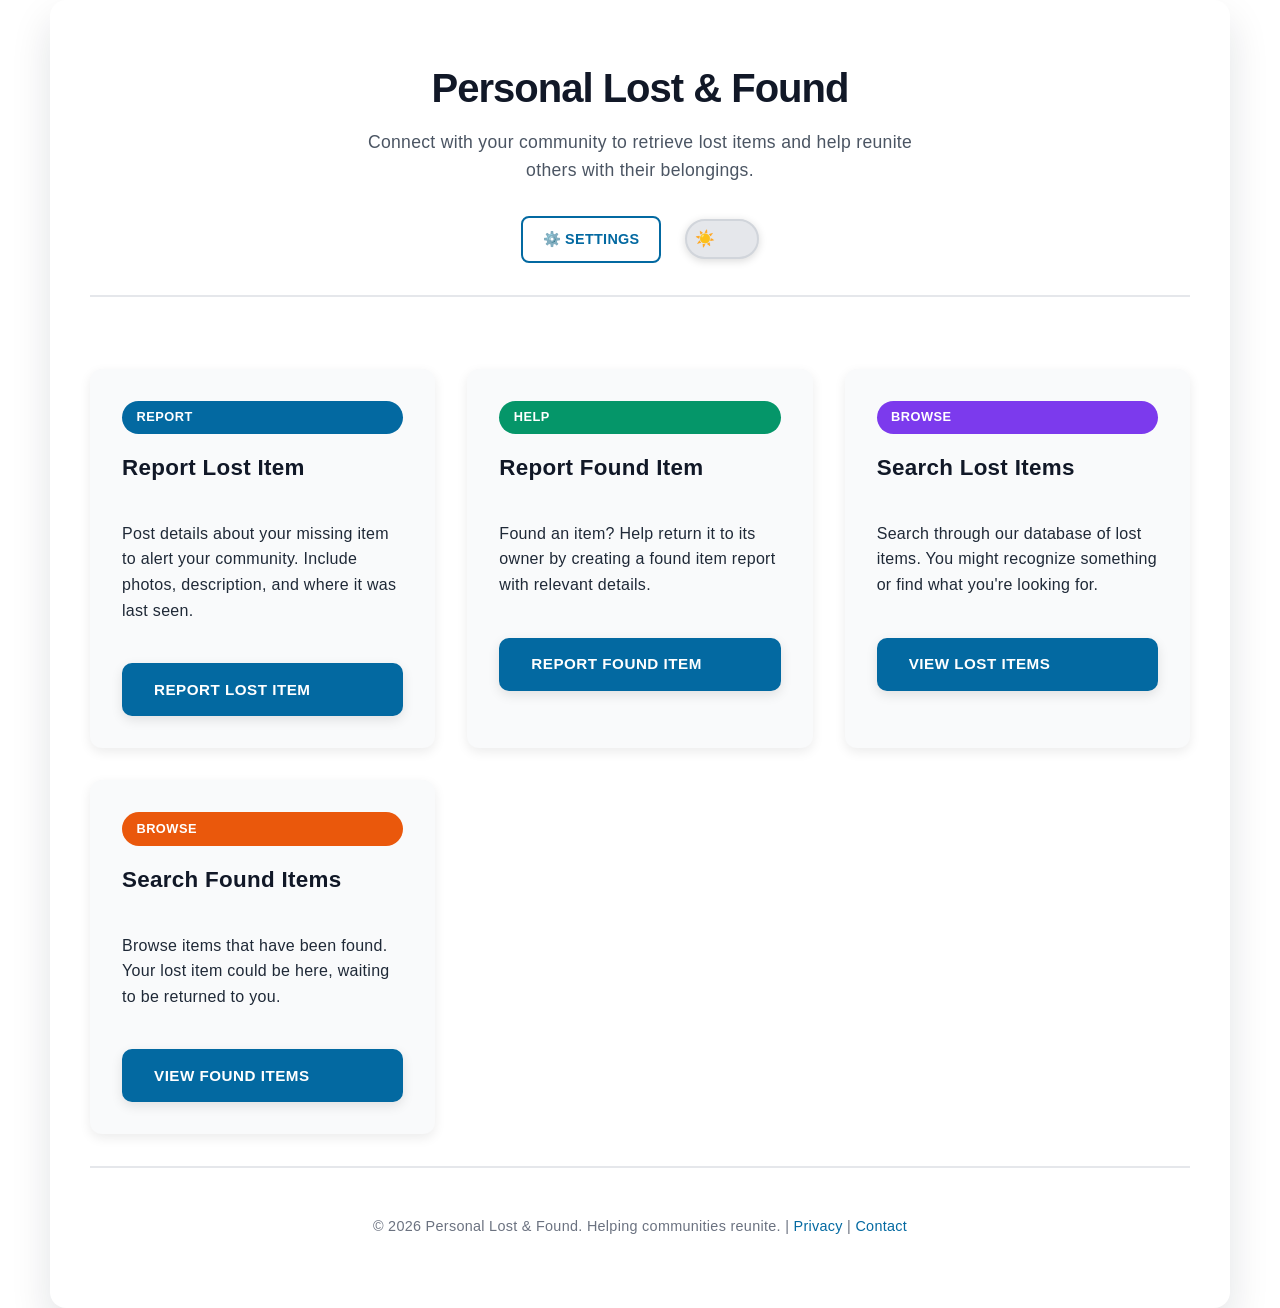
<file: index.html>
<!DOCTYPE html>
<html lang="en">
<head>
  <meta charset="UTF-8" />
  <meta name="viewport" content="width=device-width, initial-scale=1.0" />
  <title>My Personal Lost and Found (Demo)</title>
  <link rel="stylesheet" href="styles.css" />
</head>
<body>
  <div class="container">
    <header>
      <h1>Personal Lost & Found</h1>
      <p class="tagline">Connect with your community to retrieve lost items and help reunite others with their belongings.</p>
      <div class="header-controls">
        <a href="settings.html" class="btn-secondary">⚙️ Settings</a>
        <div class="theme-toggle-wrapper">
          <input type="checkbox" id="theme-toggle" class="theme-toggle-input" />
          <label for="theme-toggle" class="theme-toggle-label"></label>
        </div>
      </div>
    </header>

    <section>
      <div class="grid">
        <article class="card">
          <span class="badge badge-primary">Report</span>
          <h2>Report Lost Item</h2>
          <p>Post details about your missing item to alert your community. Include photos, description, and where it was last seen.</p>
          <a href="report-lost.html" class="btn-primary">Report Lost Item</a>
        </article>

        <article class="card">
          <span class="badge badge-success">Help</span>
          <h2>Report Found Item</h2>
          <p>Found an item? Help return it to its owner by creating a found item report with relevant details.</p>
          <a href="report-found.html" class="btn-primary">Report Found Item</a>
        </article>

        <article class="card">
          <span class="badge badge-info">Browse</span>
          <h2>Search Lost Items</h2>
          <p>Search through our database of lost items. You might recognize something or find what you're looking for.</p>
          <a href="view-lost.html" class="btn-primary">View Lost Items</a>
        </article>

        <article class="card">
          <span class="badge badge-secondary">Browse</span>
          <h2>Search Found Items</h2>
          <p>Browse items that have been found. Your lost item could be here, waiting to be returned to you.</p>
          <a href="view-found.html" class="btn-primary">View Found Items</a>
        </article>
      </div>
    </section>

    <footer>
      <p>&copy; 2026 Personal Lost & Found. Helping communities reunite. | <a href="#" class="footer-link">Privacy</a> | <a href="#" class="footer-link">Contact</a></p>
    </footer>
  </div>

  <script>
    // Store user IP in cookie
    function storeUserIP() {
      fetch('https://api.ipify.org?format=json')
        .then(response => response.json())
        .then(data => {
          const ip = data.ip;
          const date = new Date();
          date.setTime(date.getTime() + 30 * 24 * 60 * 60 * 1000); // 30 days
          document.cookie = `user_ip=${ip}; expires=${date.toUTCString()}; path=/`;
        })
        .catch(err => console.log('Could not fetch IP'));
    }
    
    // Load saved theme
    const savedTheme = localStorage.getItem('theme');
    if (savedTheme === 'dark') {
      document.body.classList.add('dark-mode');
      document.getElementById('theme-toggle').checked = true;
    }
    
    // Theme toggle
    const themeToggle = document.getElementById('theme-toggle');
    if (themeToggle) {
      themeToggle.addEventListener('change', () => {
        document.body.classList.toggle('dark-mode');
        localStorage.setItem('theme', document.body.classList.contains('dark-mode') ? 'dark' : 'light');
      });
    }
    
    // Store IP on load
    storeUserIP();
  </script>
</body>
</html>
</file>
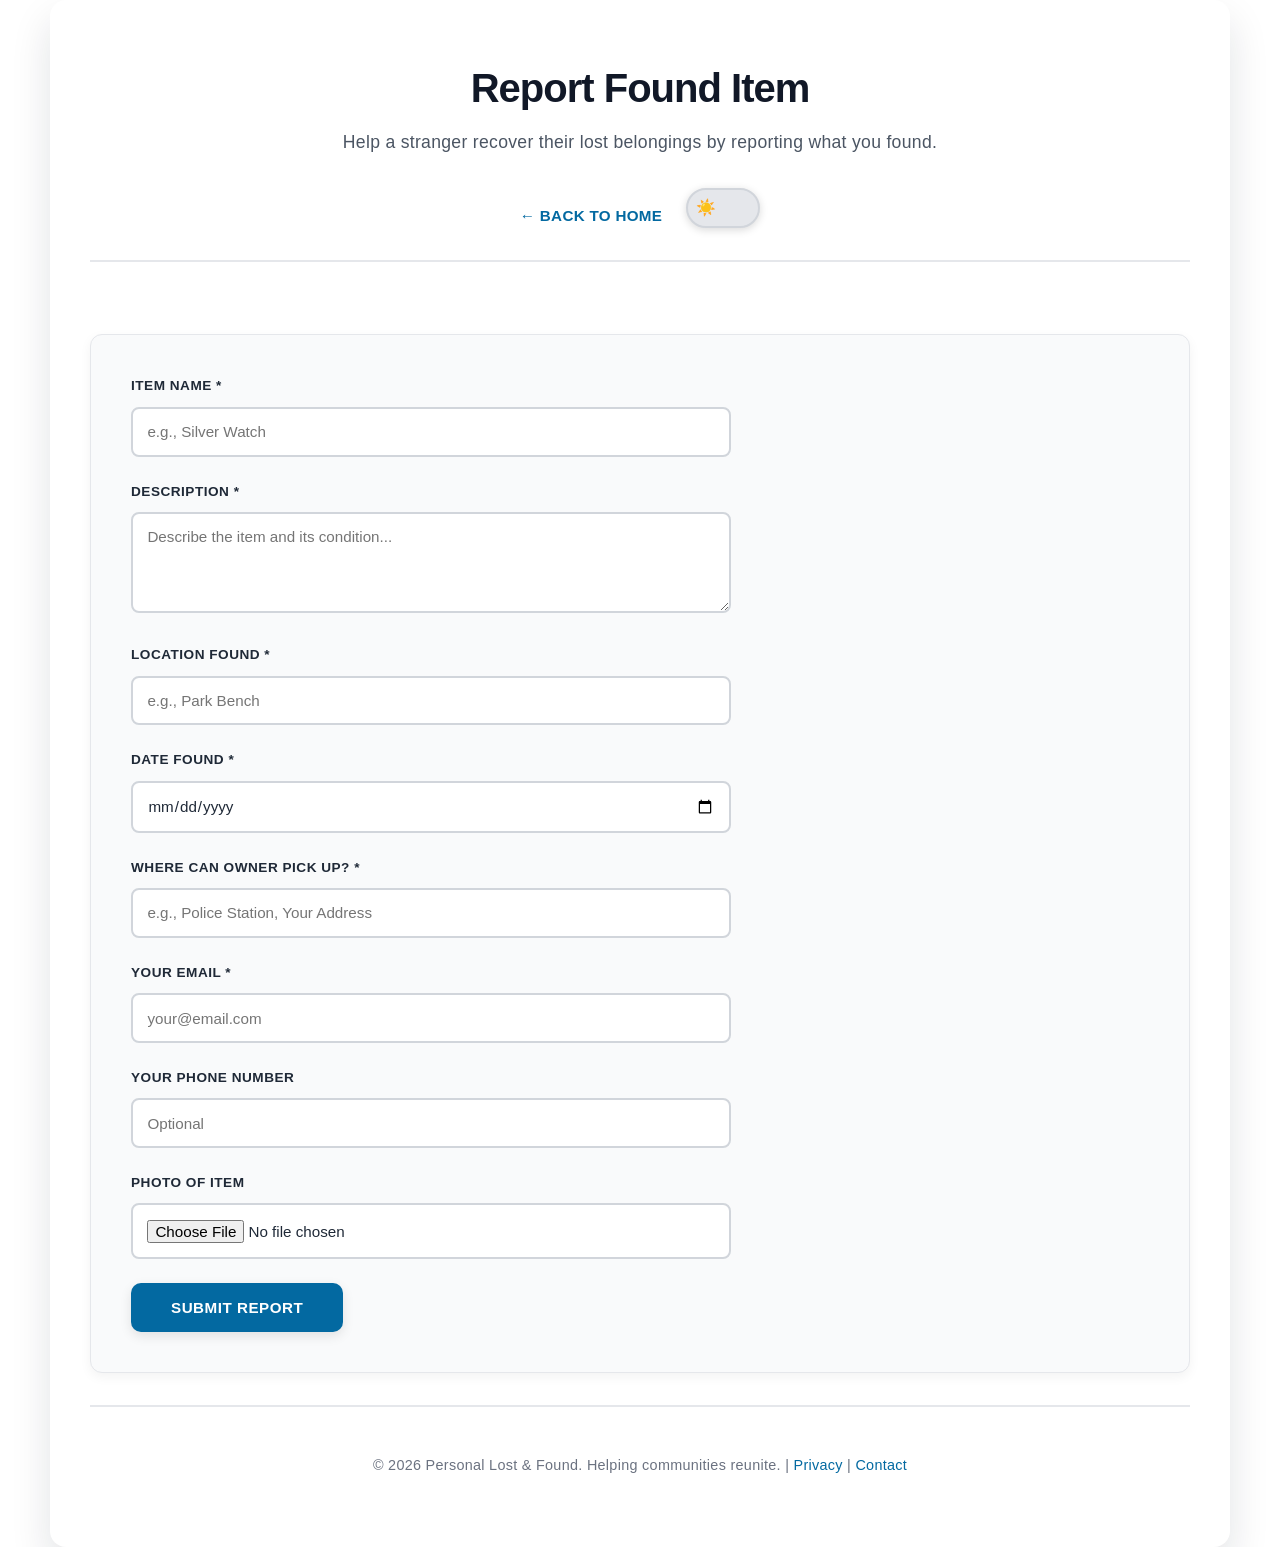
<file: report-found.html>
<!DOCTYPE html>
<html lang="en">
<head>
  <meta charset="UTF-8" />
  <meta name="viewport" content="width=device-width, initial-scale=1.0" />
  <title>Report an Item Found - Personal Lost and Found</title>
  <link rel="stylesheet" href="styles.css" />
</head>
<body>
  <div class="container">
    <header>
      <h1>Report Found Item</h1>
      <p class="tagline">Help a stranger recover their lost belongings by reporting what you found.</p>
      <div class="header-controls">
        <a href="index.html" class="back-link">← Back to Home</a>
        <div class="theme-toggle-wrapper">
          <input type="checkbox" id="theme-toggle" class="theme-toggle-input" />
          <label for="theme-toggle" class="theme-toggle-label"></label>
        </div>
      </div>
    </header>

    <section class="form-section">
      <form class="form">
        <div class="form-group">
          <label for="item-name">Item Name *</label>
          <input type="text" id="item-name" name="item-name" placeholder="e.g., Silver Watch" required />
        </div>

        <div class="form-group">
          <label for="description">Description *</label>
          <textarea id="description" name="description" rows="4" placeholder="Describe the item and its condition..." required></textarea>
        </div>

        <div class="form-group">
          <label for="found-location">Location Found *</label>
          <input type="text" id="found-location" name="found-location" placeholder="e.g., Park Bench" required />
        </div>

        <div class="form-group">
          <label for="date-found">Date Found *</label>
          <input type="date" id="date-found" name="date-found" required />
        </div>

        <div class="form-group">
          <label for="pickup-point">Where Can Owner Pick Up? *</label>
          <input type="text" id="pickup-point" name="pickup-point" placeholder="e.g., Police Station, Your Address" required />
        </div>

        <div class="form-group">
          <label for="contact-email">Your Email *</label>
          <input type="email" id="contact-email" name="contact-email" placeholder="your@email.com" required />
        </div>

        <div class="form-group">
          <label for="contact-phone">Your Phone Number</label>
          <input type="tel" id="contact-phone" name="contact-phone" placeholder="Optional" />
        </div>

        <div class="form-group">
          <label for="photo">Photo of Item</label>
          <input type="file" id="photo" name="photo" accept="image/*" />
        </div>

        <button type="submit" class="btn-submit">Submit Report</button>
      </form>
    </section>

    <footer>
      <p>&copy; 2026 Personal Lost & Found. Helping communities reunite. | <a href="#" class="footer-link">Privacy</a> | <a href="#" class="footer-link">Contact</a></p>
    </footer>
  </div>

  <script>
    // Store user IP in cookie
    function storeUserIP() {
      fetch('https://api.ipify.org?format=json')
        .then(response => response.json())
        .then(data => {
          const ip = data.ip;
          const date = new Date();
          date.setTime(date.getTime() + 30 * 24 * 60 * 60 * 1000); // 30 days
          document.cookie = `user_ip=${ip}; expires=${date.toUTCString()}; path=/`;
        })
        .catch(err => console.log('Could not fetch IP'));
    }
    
    // Load saved theme
    const savedTheme = localStorage.getItem('theme');
    if (savedTheme === 'dark') {
      document.body.classList.add('dark-mode');
      document.getElementById('theme-toggle').checked = true;
    }
    
    // Theme toggle
    const themeToggle = document.getElementById('theme-toggle');
    if (themeToggle) {
      themeToggle.addEventListener('change', () => {
        document.body.classList.toggle('dark-mode');
        localStorage.setItem('theme', document.body.classList.contains('dark-mode') ? 'dark' : 'light');
      });
    }
    
    // Store IP on load
    storeUserIP();
  </script>
</body>
</html>
</file>
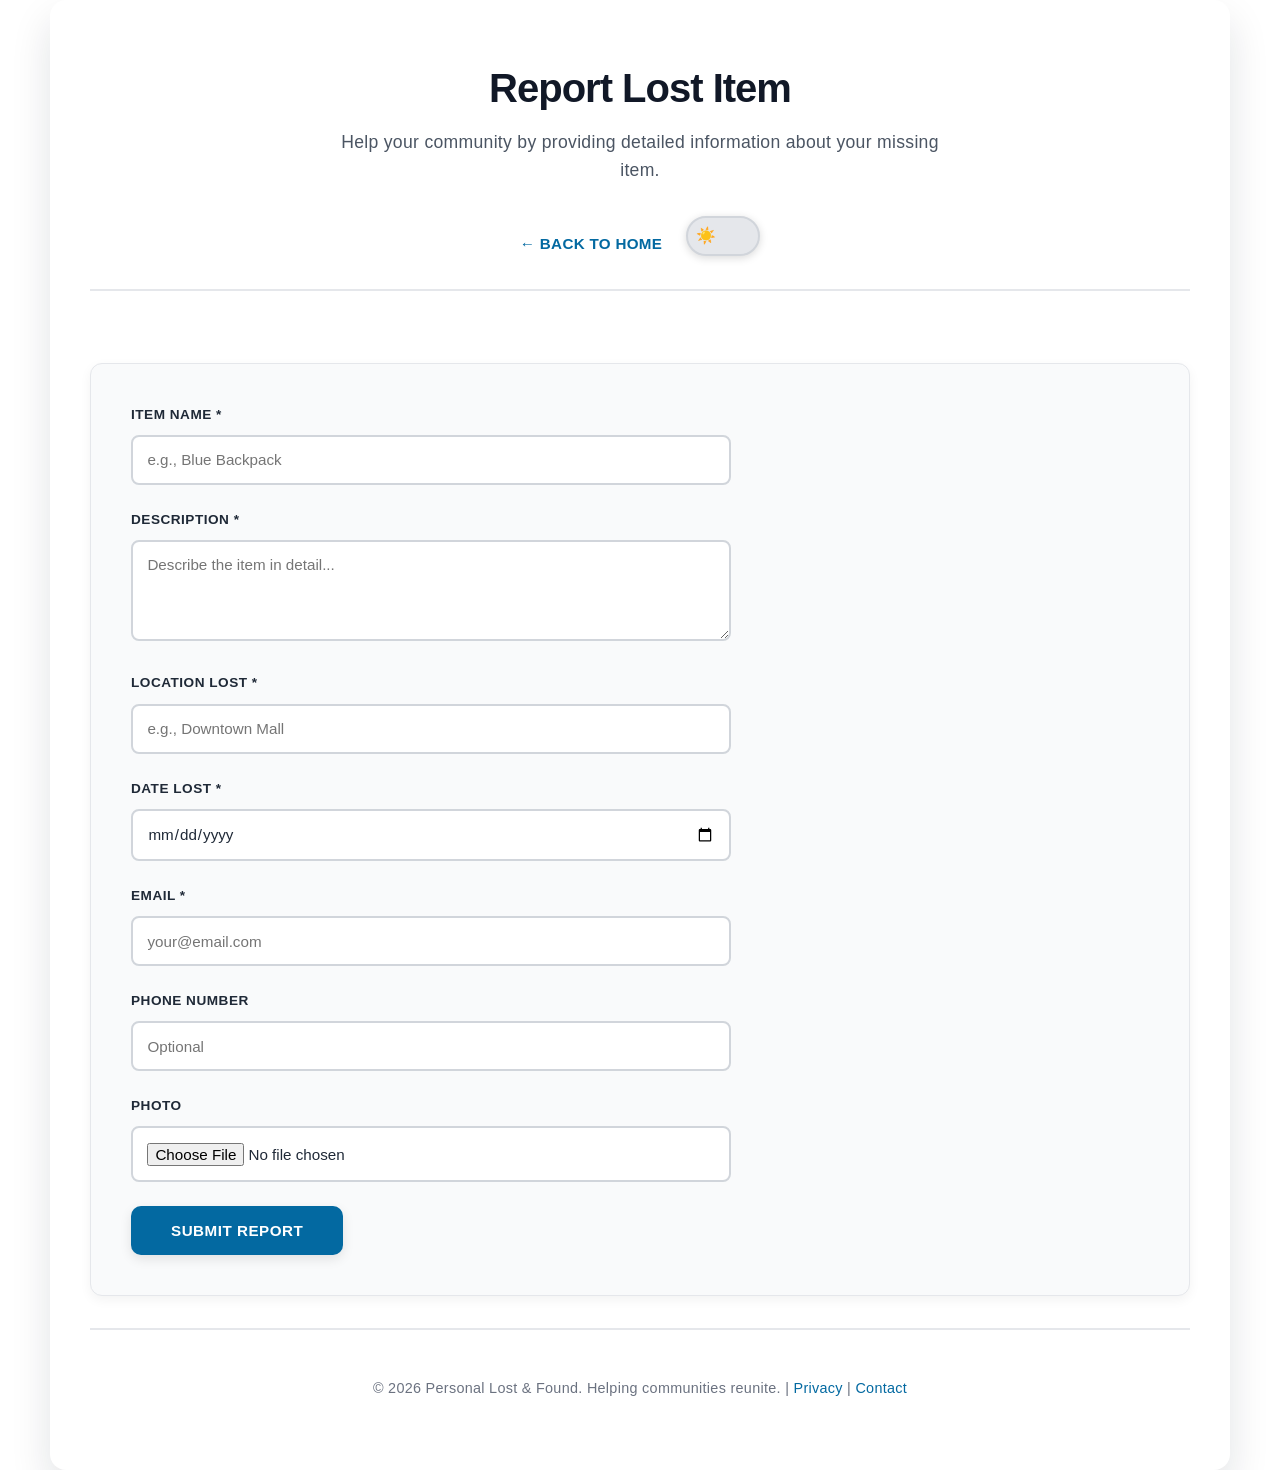
<file: report-lost.html>
<!DOCTYPE html>
<html lang="en">
<head>
  <meta charset="UTF-8" />
  <meta name="viewport" content="width=device-width, initial-scale=1.0" />
  <title>Report an Item Lost - Personal Lost and Found</title>
  <link rel="stylesheet" href="styles.css" />
</head>
<body>
  <div class="container">
    <header>
      <h1>Report Lost Item</h1>
      <p class="tagline">Help your community by providing detailed information about your missing item.</p>
      <div class="header-controls">
        <a href="index.html" class="back-link">← Back to Home</a>
        <div class="theme-toggle-wrapper">
          <input type="checkbox" id="theme-toggle" class="theme-toggle-input" />
          <label for="theme-toggle" class="theme-toggle-label"></label>
        </div>
      </div>
    </header>

    <section class="form-section">
      <form class="form">
        <div class="form-group">
          <label for="item-name">Item Name *</label>
          <input type="text" id="item-name" name="item-name" placeholder="e.g., Blue Backpack" required />
        </div>

        <div class="form-group">
          <label for="description">Description *</label>
          <textarea id="description" name="description" rows="4" placeholder="Describe the item in detail..." required></textarea>
        </div>

        <div class="form-group">
          <label for="location">Location Lost *</label>
          <input type="text" id="location" name="location" placeholder="e.g., Downtown Mall" required />
        </div>

        <div class="form-group">
          <label for="date-lost">Date Lost *</label>
          <input type="date" id="date-lost" name="date-lost" required />
        </div>

        <div class="form-group">
          <label for="contact-email">Email *</label>
          <input type="email" id="contact-email" name="contact-email" placeholder="your@email.com" required />
        </div>

        <div class="form-group">
          <label for="contact-phone">Phone Number</label>
          <input type="tel" id="contact-phone" name="contact-phone" placeholder="Optional" />
        </div>

        <div class="form-group">
          <label for="photo">Photo</label>
          <input type="file" id="photo" name="photo" accept="image/*" />
        </div>

        <button type="submit" class="btn-submit">Submit Report</button>
      </form>
    </section>

    <footer>
      <p>&copy; 2026 Personal Lost & Found. Helping communities reunite. | <a href="#" class="footer-link">Privacy</a> | <a href="#" class="footer-link">Contact</a></p>
    </footer>
  </div>

  <script>
    // Store user IP in cookie
    function storeUserIP() {
      fetch('https://api.ipify.org?format=json')
        .then(response => response.json())
        .then(data => {
          const ip = data.ip;
          const date = new Date();
          date.setTime(date.getTime() + 30 * 24 * 60 * 60 * 1000); // 30 days
          document.cookie = `user_ip=${ip}; expires=${date.toUTCString()}; path=/`;
        })
        .catch(err => console.log('Could not fetch IP'));
    }
    
    // Load saved theme
    const savedTheme = localStorage.getItem('theme');
    if (savedTheme === 'dark') {
      document.body.classList.add('dark-mode');
      document.getElementById('theme-toggle').checked = true;
    }
    
    // Theme toggle
    const themeToggle = document.getElementById('theme-toggle');
    if (themeToggle) {
      themeToggle.addEventListener('change', () => {
        document.body.classList.toggle('dark-mode');
        localStorage.setItem('theme', document.body.classList.contains('dark-mode') ? 'dark' : 'light');
      });
    }
    
    // Store IP on load
    storeUserIP();
  </script>
</body>
</html>
</file>
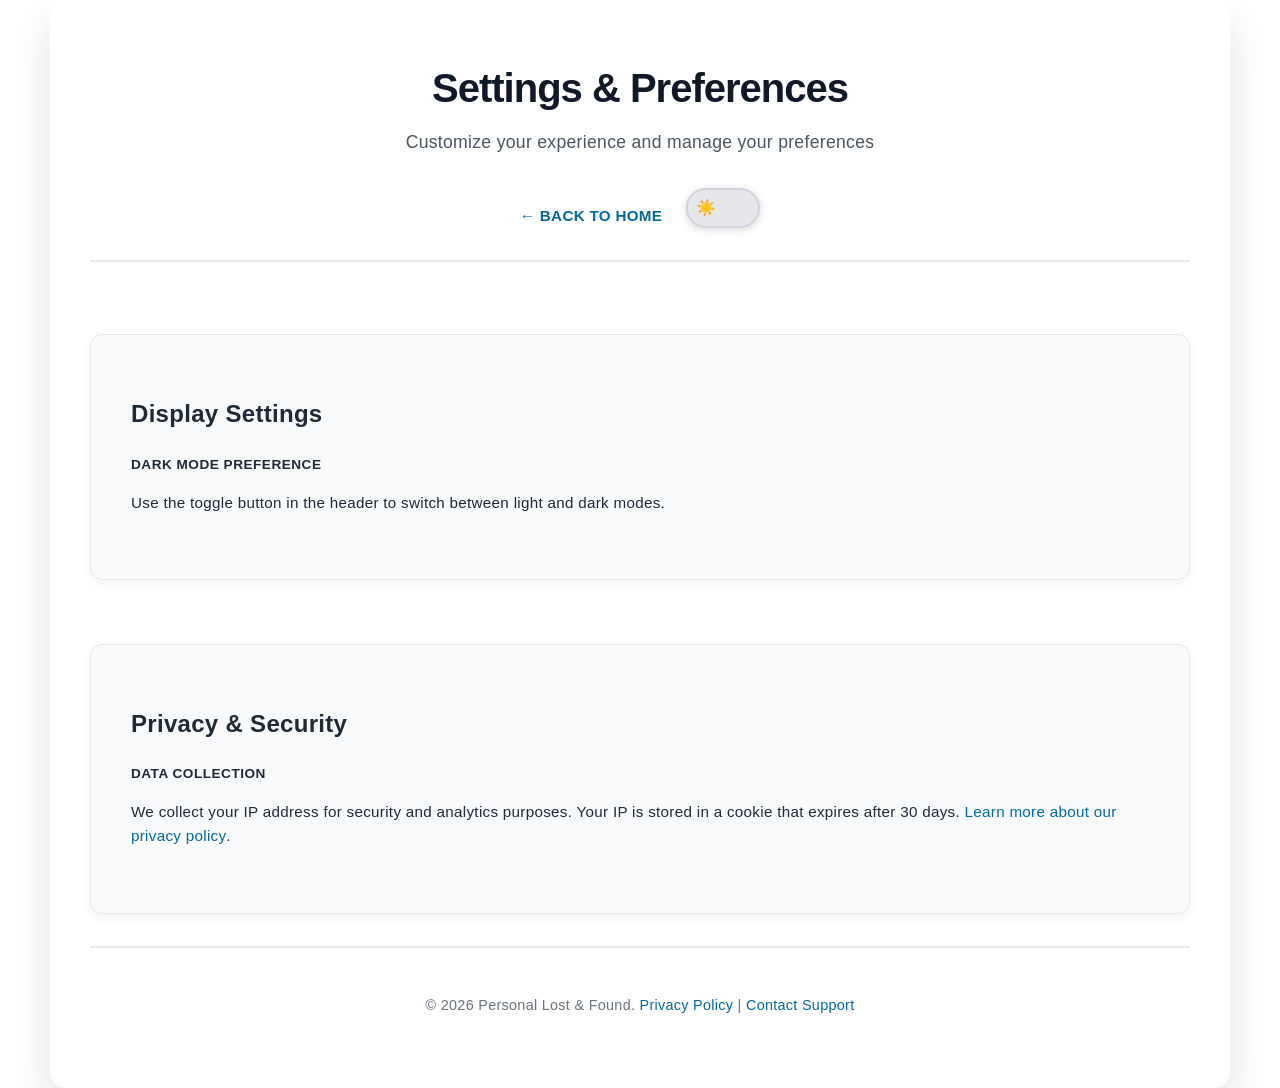
<file: settings.html>
<!DOCTYPE html>
<html lang="en">
<head>
  <meta charset="UTF-8" />
  <meta name="viewport" content="width=device-width, initial-scale=1.0" />
  <title>Settings - My Personal Lost and Found</title>
  <link rel="stylesheet" href="styles.css" />
</head>
<body>
  <div class="container">
    <header>
      <h1>Settings & Preferences</h1>
      <p class="tagline">Customize your experience and manage your preferences</p>
      <div class="header-controls">
        <a href="index.html" class="back-link">← Back to Home</a>
        <div class="theme-toggle-wrapper">
          <input type="checkbox" id="theme-toggle" class="theme-toggle-input" />
          <label for="theme-toggle" class="theme-toggle-label"></label>
        </div>
      </div>
    </header>

    <section class="form-section">
      <h2>Display Settings</h2>
      <div class="form-group">
        <label>Dark Mode Preference</label>
        <p style="color: var(--text-color); font-size: 0.95rem; margin-bottom: 1rem;">Use the toggle button in the header to switch between light and dark modes.</p>
      </div>
    </section>

    <section class="form-section">
      <h2>Privacy & Security</h2>
      <div class="form-group">
        <label>Data Collection</label>
        <p style="color: var(--text-color); font-size: 0.95rem;">We collect your IP address for security and analytics purposes. Your IP is stored in a cookie that expires after 30 days. <a href="#" class="footer-link">Learn more about our privacy policy</a>.</p>
      </div>
    </section>

    <footer>
      <p>&copy; 2026 Personal Lost & Found. <a href="#" class="footer-link">Privacy Policy</a> | <a href="#" class="footer-link">Contact Support</a></p>
    </footer>
  </div>

  <script>
    // Store user IP in cookie
    function storeUserIP() {
      fetch('https://api.ipify.org?format=json')
        .then(response => response.json())
        .then(data => {
          const ip = data.ip;
          const date = new Date();
          date.setTime(date.getTime() + 30 * 24 * 60 * 60 * 1000); // 30 days
          document.cookie = `user_ip=${ip}; expires=${date.toUTCString()}; path=/`;
        })
        .catch(err => console.log('Could not fetch IP'));
    }

    // Load saved theme
    const savedTheme = localStorage.getItem('theme');
    if (savedTheme === 'dark') {
      document.body.classList.add('dark-mode');
      document.getElementById('theme-toggle').checked = true;
    }

    // Toggle theme
    const themeToggle = document.getElementById('theme-toggle');
    if (themeToggle) {
      themeToggle.addEventListener('change', () => {
        document.body.classList.toggle('dark-mode');
        localStorage.setItem('theme', document.body.classList.contains('dark-mode') ? 'dark' : 'light');
      });
    }

    // Store IP on load
    storeUserIP();
  </script>
</body>
</html>
</file>
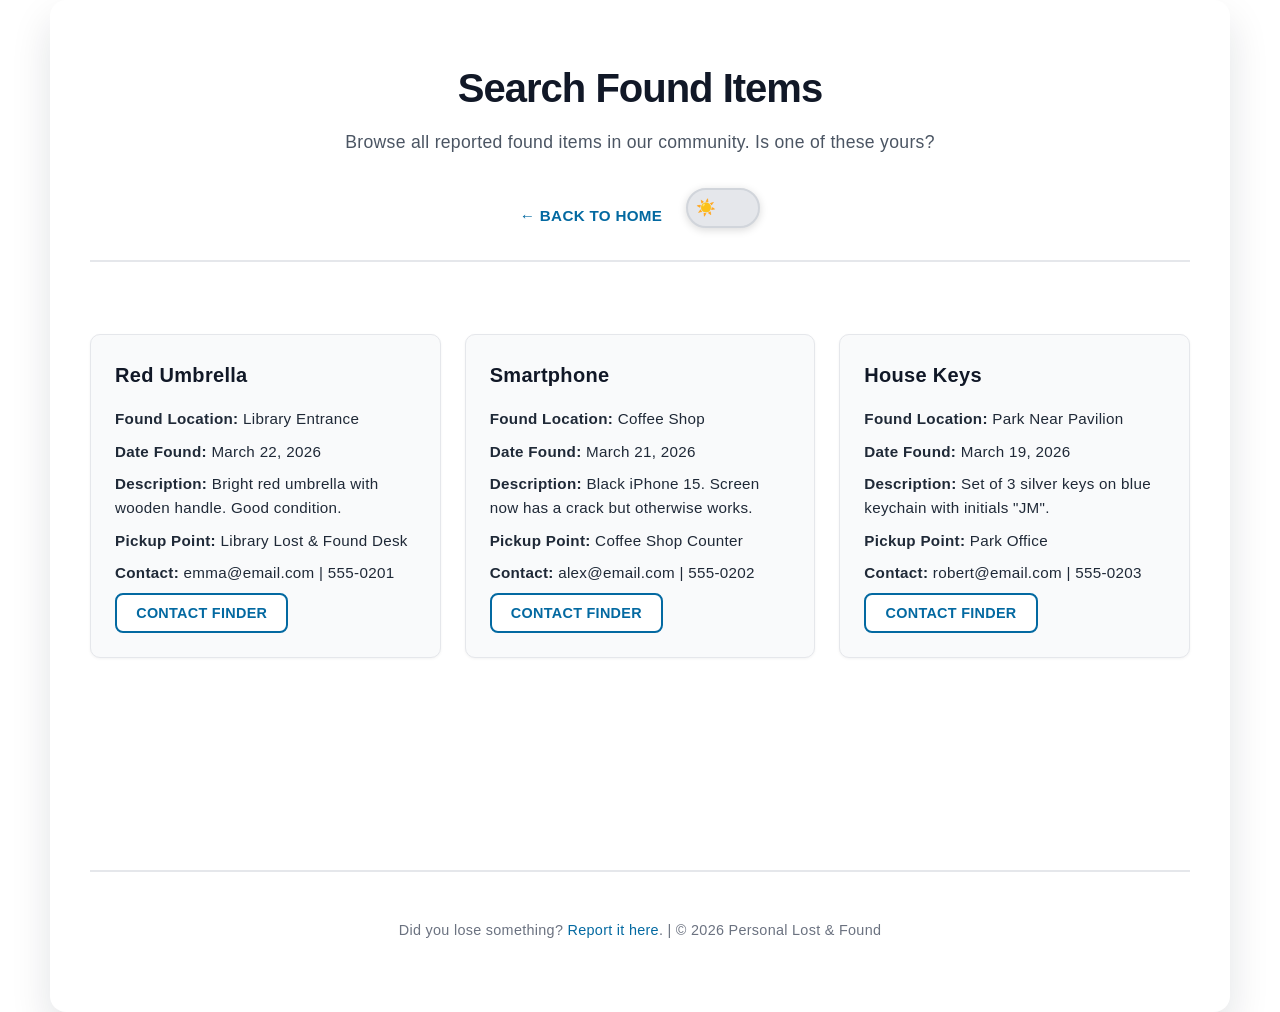
<file: view-found.html>
<!DOCTYPE html>
<html lang="en">
<head>
  <meta charset="UTF-8" />
  <meta name="viewport" content="width=device-width, initial-scale=1.0" />
  <title>View Found Items - Personal Lost and Found</title>
  <link rel="stylesheet" href="styles.css" />
</head>
<body>
  <div class="container">
    <header>
      <h1>Search Found Items</h1>
      <p class="tagline">Browse all reported found items in our community. Is one of these yours?</p>
      <div class="header-controls">
        <a href="index.html" class="back-link">← Back to Home</a>
        <div class="theme-toggle-wrapper">
          <input type="checkbox" id="theme-toggle" class="theme-toggle-input" />
          <label for="theme-toggle" class="theme-toggle-label"></label>
        </div>
      </div>
    </header>

    <section>
      <div class="items-grid">
        <article class="item-card">
          <h3>Red Umbrella</h3>
          <p><strong>Found Location:</strong> Library Entrance</p>
          <p><strong>Date Found:</strong> March 22, 2026</p>
          <p><strong>Description:</strong> Bright red umbrella with wooden handle. Good condition.</p>
          <p><strong>Pickup Point:</strong> Library Lost & Found Desk</p>
          <p><strong>Contact:</strong> emma@email.com | 555-0201</p>
          <button class="btn-secondary">Contact Finder</button>
        </article>

        <article class="item-card">
          <h3>Smartphone</h3>
          <p><strong>Found Location:</strong> Coffee Shop</p>
          <p><strong>Date Found:</strong> March 21, 2026</p>
          <p><strong>Description:</strong> Black iPhone 15. Screen now has a crack but otherwise works.</p>
          <p><strong>Pickup Point:</strong> Coffee Shop Counter</p>
          <p><strong>Contact:</strong> alex@email.com | 555-0202</p>
          <button class="btn-secondary">Contact Finder</button>
        </article>

        <article class="item-card">
          <h3>House Keys</h3>
          <p><strong>Found Location:</strong> Park Near Pavilion</p>
          <p><strong>Date Found:</strong> March 19, 2026</p>
          <p><strong>Description:</strong> Set of 3 silver keys on blue keychain with initials "JM".</p>
          <p><strong>Pickup Point:</strong> Park Office</p>
          <p><strong>Contact:</strong> robert@email.com | 555-0203</p>
          <button class="btn-secondary">Contact Finder</button>
        </article>
      </div>
    </section>

    <footer>
      <p>Did you lose something? <a href="report-lost.html" class="footer-link">Report it here</a>. | &copy; 2026 Personal Lost & Found</p>
    </footer>
  </div>

  <script>
    // Store user IP in cookie
    function storeUserIP() {
      fetch('https://api.ipify.org?format=json')
        .then(response => response.json())
        .then(data => {
          const ip = data.ip;
          const date = new Date();
          date.setTime(date.getTime() + 30 * 24 * 60 * 60 * 1000); // 30 days
          document.cookie = `user_ip=${ip}; expires=${date.toUTCString()}; path=/`;
        })
        .catch(err => console.log('Could not fetch IP'));
    }
    
    // Load saved theme
    const savedTheme = localStorage.getItem('theme');
    if (savedTheme === 'dark') {
      document.body.classList.add('dark-mode');
      document.getElementById('theme-toggle').checked = true;
    }
    
    // Theme toggle
    const themeToggle = document.getElementById('theme-toggle');
    if (themeToggle) {
      themeToggle.addEventListener('change', () => {
        document.body.classList.toggle('dark-mode');
        localStorage.setItem('theme', document.body.classList.contains('dark-mode') ? 'dark' : 'light');
      });
    }
    
    // Store IP on load
    storeUserIP();
  </script>
</body>
</html>
</file>
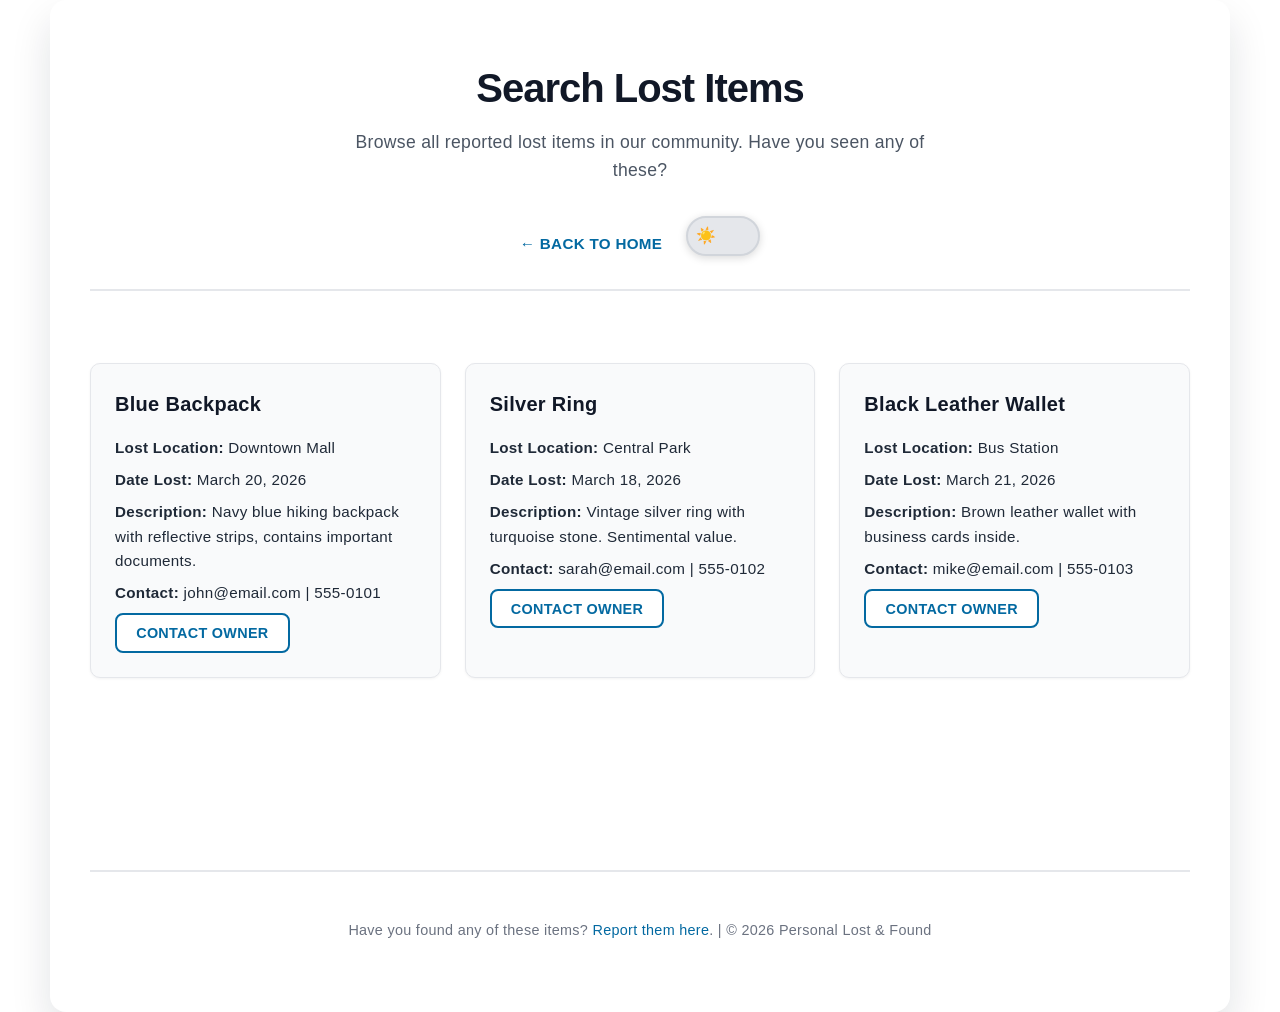
<file: view-lost.html>
<!DOCTYPE html>
<html lang="en">
<head>
  <meta charset="UTF-8" />
  <meta name="viewport" content="width=device-width, initial-scale=1.0" />
  <title>View Lost Items - Personal Lost and Found</title>
  <link rel="stylesheet" href="styles.css" />
</head>
<body>
  <div class="container">
    <header>
      <h1>Search Lost Items</h1>
      <p class="tagline">Browse all reported lost items in our community. Have you seen any of these?</p>
      <div class="header-controls">
        <a href="index.html" class="back-link">← Back to Home</a>
        <div class="theme-toggle-wrapper">
          <input type="checkbox" id="theme-toggle" class="theme-toggle-input" />
          <label for="theme-toggle" class="theme-toggle-label"></label>
        </div>
      </div>
    </header>

    <section>
      <div class="items-grid">
        <article class="item-card">
          <h3>Blue Backpack</h3>
          <p><strong>Lost Location:</strong> Downtown Mall</p>
          <p><strong>Date Lost:</strong> March 20, 2026</p>
          <p><strong>Description:</strong> Navy blue hiking backpack with reflective strips, contains important documents.</p>
          <p><strong>Contact:</strong> john@email.com | 555-0101</p>
          <button class="btn-secondary">Contact Owner</button>
        </article>

        <article class="item-card">
          <h3>Silver Ring</h3>
          <p><strong>Lost Location:</strong> Central Park</p>
          <p><strong>Date Lost:</strong> March 18, 2026</p>
          <p><strong>Description:</strong> Vintage silver ring with turquoise stone. Sentimental value.</p>
          <p><strong>Contact:</strong> sarah@email.com | 555-0102</p>
          <button class="btn-secondary">Contact Owner</button>
        </article>

        <article class="item-card">
          <h3>Black Leather Wallet</h3>
          <p><strong>Lost Location:</strong> Bus Station</p>
          <p><strong>Date Lost:</strong> March 21, 2026</p>
          <p><strong>Description:</strong> Brown leather wallet with business cards inside.</p>
          <p><strong>Contact:</strong> mike@email.com | 555-0103</p>
          <button class="btn-secondary">Contact Owner</button>
        </article>
      </div>
    </section>

    <footer>
      <p>Have you found any of these items? <a href="report-found.html" class="footer-link">Report them here</a>. | &copy; 2026 Personal Lost & Found</p>
    </footer>
  </div>

  <script>
    // Store user IP in cookie
    function storeUserIP() {
      fetch('https://api.ipify.org?format=json')
        .then(response => response.json())
        .then(data => {
          const ip = data.ip;
          const date = new Date();
          date.setTime(date.getTime() + 30 * 24 * 60 * 60 * 1000); // 30 days
          document.cookie = `user_ip=${ip}; expires=${date.toUTCString()}; path=/`;
        })
        .catch(err => console.log('Could not fetch IP'));
    }
    
    // Load saved theme
    const savedTheme = localStorage.getItem('theme');
    if (savedTheme === 'dark') {
      document.body.classList.add('dark-mode');
      document.getElementById('theme-toggle').checked = true;
    }
    
    // Theme toggle
    const themeToggle = document.getElementById('theme-toggle');
    if (themeToggle) {
      themeToggle.addEventListener('change', () => {
        document.body.classList.toggle('dark-mode');
        localStorage.setItem('theme', document.body.classList.contains('dark-mode') ? 'dark' : 'light');
      });
    }
    
    // Store IP on load
    storeUserIP();
  </script>
</body>
</html>
</file>
<file: styles.css>
body {
  margin: 0;
  font-family: -apple-system, BlinkMacSystemFont, 'Segoe UI', 'Roboto', 'Oxygen', 'Ubuntu', 'Cantarell', 'Fira Sans', 'Droid Sans', 'Helvetica Neue', sans-serif;
  line-height: 1.6;
  background: var(--bg-color);
  color: var(--text-color);
  letter-spacing: 0.3px;
}

.container {
  width: min(1100px, 90%);
  margin: 0 auto;
  background: var(--container-bg);
  border-radius: 16px;
  box-shadow: 0 20px 40px rgba(15, 23, 42, 0.12);
  padding: 3.5rem 2.5rem;
  min-height: 100vh;
  display: flex;
  flex-direction: column;
}

header {
  text-align: center;
  margin-bottom: 2.5rem;
  border-bottom: 2px solid var(--border-color);
  padding-bottom: 2rem;
}

h1 {
  margin: 0 0 0.5rem;
  color: var(--heading-color);
  font-size: 2.5rem;
  font-weight: 700;
  letter-spacing: -1px;
}

p.tagline {
  margin: 0 0 2rem;
  color: var(--tagline-color);
  font-size: 1.1rem;
  font-weight: 400;
  max-width: 600px;
  margin-left: auto;
  margin-right: auto;
}

.header-controls {
  display: flex;
  gap: 1.5rem;
  justify-content: center;
  align-items: center;
  flex-wrap: wrap;
}

/* Theme Toggle Switch */
.theme-toggle-wrapper {
  display: flex;
  align-items: center;
}

.theme-toggle-input {
  display: none;
}

.theme-toggle-label {
  position: relative;
  display: inline-block;
  width: 70px;
  height: 36px;
  background-color: var(--toggle-bg);
  border-radius: 34px;
  cursor: pointer;
  transition: background-color 0.3s ease;
  border: 2px solid var(--toggle-border);
  box-shadow: 0 2px 8px rgba(0, 0, 0, 0.15);
}

.theme-toggle-label::before {
  content: "☀️";
  position: absolute;
  left: 8px;
  top: 50%;
  transform: translateY(-50%);
  font-size: 1rem;
  opacity: 1;
  transition: opacity 0.3s ease;
}

.theme-toggle-label::after {
  content: "🌙";
  position: absolute;
  right: 8px;
  top: 50%;
  transform: translateY(-50%);
  font-size: 1rem;
  opacity: 0;
  transition: opacity 0.3s ease;
}

.theme-toggle-input:checked + .theme-toggle-label {
  background-color: var(--toggle-checked-bg);
  border-color: var(--toggle-checked-border);
}

.theme-toggle-input:checked + .theme-toggle-label::before {
  opacity: 0;
}

.theme-toggle-input:checked + .theme-toggle-label::after {
  opacity: 1;
}

.grid {
  display: grid;
  gap: 2rem;
  grid-template-columns: repeat(auto-fit, minmax(280px, 1fr));
  margin: 2rem 0;
}

.card {
  border: none;
  border-radius: 12px;
  padding: 2rem;
  background: var(--card-bg);
  box-shadow: 0 4px 12px rgba(0, 0, 0, 0.08);
  transition: all 0.3s ease;
  display: flex;
  flex-direction: column;
}

.card:hover {
  transform: translateY(-6px);
  box-shadow: 0 12px 24px rgba(0, 0, 0, 0.15);
}

.card h2 {
  margin-top: 0;
  margin-bottom: 1.2rem;
  font-size: 1.4rem;
  font-weight: 600;
  color: var(--heading-color);
}

.card ul {
  margin: 0;
  padding-left: 1.2rem;
}

.badge {
  display: inline-block;
  font-size: 0.8rem;
  padding: 0.4rem 0.9rem;
  border-radius: 999px;
  background: var(--badge-bg);
  color: var(--badge-text);
  margin-bottom: 1rem;
  font-weight: 600;
  text-transform: uppercase;
  letter-spacing: 0.5px;
}

.badge-primary {
  background: #0369a1;
  color: white;
}

.badge-success {
  background: #059669;
  color: white;
}

.badge-info {
  background: #7c3aed;
  color: white;
}

.badge-secondary {
  background: #ea580c;
  color: white;
}

footer {
  margin-top: auto;
  padding-top: 2rem;
  border-top: 2px solid var(--border-color);
  text-align: center;
  color: var(--footer-color);
  font-size: 0.9rem;
}

.footer-link {
  color: var(--link-color);
  text-decoration: none;
  font-weight: 500;
  transition: color 0.3s ease;
}

.footer-link:hover {
  color: var(--link-hover);
  text-decoration: underline;
}

/* Buttons */
.btn-primary {
  display: inline-block;
  margin-top: 1.5rem;
  padding: 0.9rem 2rem;
  background: var(--primary-bg);
  color: var(--primary-text);
  text-decoration: none;
  border-radius: 10px;
  font-weight: 600;
  transition: all 0.3s ease;
  border: none;
  cursor: pointer;
  font-size: 0.95rem;
  text-transform: uppercase;
  letter-spacing: 0.5px;
  box-shadow: 0 4px 12px rgba(0, 0, 0, 0.1);
}

.btn-primary:hover {
  background: var(--primary-hover);
  transform: translateY(-2px);
  box-shadow: 0 8px 20px rgba(0, 0, 0, 0.15);
}

.btn-secondary {
  padding: 0.6rem 1.2rem;
  background: var(--secondary-bg);
  color: var(--secondary-text);
  border: 2px solid var(--secondary-border);
  border-radius: 8px;
  font-weight: 600;
  cursor: pointer;
  transition: all 0.3s ease;
  font-size: 0.9rem;
  text-decoration: none;
  display: inline-block;
  text-transform: uppercase;
  letter-spacing: 0.3px;
}

.btn-secondary:hover {
  background: var(--secondary-hover);
  transform: translateY(-2px);
  box-shadow: 0 4px 12px rgba(0, 0, 0, 0.1);
}

.btn-submit {
  background: var(--submit-bg);
  color: var(--submit-text);
  padding: 1rem 2.5rem;
  border: none;
  border-radius: 10px;
  font-size: 0.95rem;
  font-weight: 600;
  cursor: pointer;
  transition: all 0.3s ease;
  text-transform: uppercase;
  letter-spacing: 0.5px;
  box-shadow: 0 4px 12px rgba(0, 0, 0, 0.1);
}

.btn-submit:hover {
  background: var(--submit-hover);
  transform: translateY(-2px);
  box-shadow: 0 8px 20px rgba(0, 0, 0, 0.15);
}

/* Back Link */
.back-link {
  display: inline-block;
  margin-top: 1rem;
  color: var(--link-color);
  text-decoration: none;
  font-weight: 600;
  transition: all 0.3s ease;
  font-size: 0.95rem;
  text-transform: uppercase;
  letter-spacing: 0.3px;
}

.back-link:hover {
  color: var(--link-hover);
  text-decoration: underline;
}

/* Form Styling */
.form-section {
  margin: 2rem 0;
  padding: 2.5rem;
  background: var(--form-bg);
  border-radius: 12px;
  border: 1px solid var(--form-border);
  box-shadow: 0 4px 12px rgba(0, 0, 0, 0.05);
}

.form {
  max-width: 600px;
  margin: 0;
}

.form-group {
  margin-bottom: 1.5rem;
}

.form-group label {
  display: block;
  margin-bottom: 0.6rem;
  font-weight: 600;
  color: var(--label-color);
  text-transform: uppercase;
  font-size: 0.85rem;
  letter-spacing: 0.5px;
}

.form-group input,
.form-group textarea {
  width: 100%;
  padding: 0.9rem;
  border: 2px solid var(--input-border);
  border-radius: 8px;
  font-family: -apple-system, BlinkMacSystemFont, 'Segoe UI', 'Roboto', 'Oxygen', 'Ubuntu', 'Cantarell', 'Fira Sans', 'Droid Sans', 'Helvetica Neue', sans-serif;
  font-size: 0.95rem;
  box-sizing: border-box;
  background: var(--input-bg);
  color: var(--input-text);
  transition: all 0.3s ease;
}

.form-group input:focus,
.form-group textarea:focus {
  outline: none;
  border-color: var(--primary-bg);
  box-shadow: 0 0 0 4px rgba(6, 182, 212, 0.1);
}

.form-group textarea {
  resize: vertical;
}

/* Items Grid */
.items-grid {
  display: grid;
  gap: 1.5rem;
  grid-template-columns: repeat(auto-fill, minmax(300px, 1fr));
  margin: 2rem 0;
}

.item-card {
  border: 1px solid var(--border-color);
  border-radius: 10px;
  padding: 1.5rem;
  background: var(--card-bg);
  box-shadow: 0 1px 3px rgba(0, 0, 0, 0.05);
}

.item-card h3 {
  margin-top: 0;
  margin-bottom: 1rem;
  color: var(--heading-color);
  font-size: 1.25rem;
}

.item-card p {
  margin: 0.5rem 0;
  color: var(--text-color);
  font-size: 0.95rem;
}

.item-card strong {
  color: var(--text-color);
}

/* Toggle Switch */
.theme-toggle-wrapper {
  display: flex;
  align-items: center;
}

.theme-toggle-input {
  display: none;
}

.theme-toggle-label {
  position: relative;
  display: inline-block;
  width: 70px;
  height: 36px;
  background-color: var(--toggle-bg);
  border-radius: 34px;
  cursor: pointer;
  transition: background-color 0.3s ease;
  border: 2px solid var(--toggle-border);
  box-shadow: 0 2px 8px rgba(0, 0, 0, 0.15);
}

.theme-toggle-label::before {
  content: "☀️";
  position: absolute;
  left: 8px;
  top: 50%;
  transform: translateY(-50%);
  font-size: 1rem;
  opacity: 1;
  transition: opacity 0.3s ease;
}

.theme-toggle-label::after {
  content: "🌙";
  position: absolute;
  right: 8px;
  top: 50%;
  transform: translateY(-50%);
  font-size: 1rem;
  opacity: 0;
  transition: opacity 0.3s ease;
}

.theme-toggle-input:checked + .theme-toggle-label {
  background-color: var(--toggle-checked-bg);
  border-color: var(--toggle-checked-border);
}

.theme-toggle-input:checked + .theme-toggle-label::before {
  opacity: 0;
}

.theme-toggle-input:checked + .theme-toggle-label::after {
  opacity: 1;
}

/* CSS Variables for Light Mode */
:root {
  --bg-color: #ffffff;
  --text-color: #1f2937;
  --container-bg: #ffffff;
  --heading-color: #111827;
  --tagline-color: #4b5563;
  --border-color: #e5e7eb;
  --card-bg: #f9fafb;
  --badge-bg: #FFD700;
  --badge-text: #000000;
  --footer-color: #6b7280;
  --primary-bg: #0369a1;
  --primary-text: white;
  --primary-hover: #0284c7;
  --secondary-bg: #ffffff;
  --secondary-text: #0369a1;
  --secondary-border: #0369a1;
  --secondary-hover: #f0f9ff;
  --submit-bg: #0369a1;
  --submit-text: white;
  --submit-hover: #0284c7;
  --link-color: #0369a1;
  --link-hover: #0284c7;
  --form-bg: #f9fafb;
  --form-border: #e5e7eb;
  --label-color: #1f2937;
  --input-border: #d1d5db;
  --input-bg: #ffffff;
  --input-text: #1f2937;
  --toggle-bg: #e5e7eb;
  --toggle-border: #d1d5db;
  --toggle-checked-bg: #0369a1;
  --toggle-checked-border: #0284c7;
}

/* Dark Mode Variables */
.dark-mode {
  --bg-color: #0f172a;
  --text-color: #f1f5f9;
  --container-bg: #1e293b;
  --heading-color: #e0e7ff;
  --tagline-color: #cbd5e1;
  --border-color: #334155;
  --card-bg: #1e293b;
  --badge-bg: #fcd34d;
  --badge-text: #1e293b;
  --footer-color: #cbd5e1;
  --primary-bg: #0ea5e9;
  --primary-text: #1e293b;
  --primary-hover: #06b6d4;
  --secondary-bg: #1e293b;
  --secondary-text: #0ea5e9;
  --secondary-border: #0ea5e9;
  --secondary-hover: #0f172a;
  --submit-bg: #0ea5e9;
  --submit-text: #1e293b;
  --submit-hover: #06b6d4;
  --link-color: #0ea5e9;
  --link-hover: #06b6d4;
  --form-bg: #0f172a;
  --form-border: #334155;
  --label-color: #e0e7ff;
  --input-border: #475569;
  --input-bg: #0f172a;
  --input-text: #f1f5f9;
  --toggle-bg: #334155;
  --toggle-border: #475569;
  --toggle-checked-bg: #0ea5e9;
  --toggle-checked-border: #06b6d4;
}
</file>
